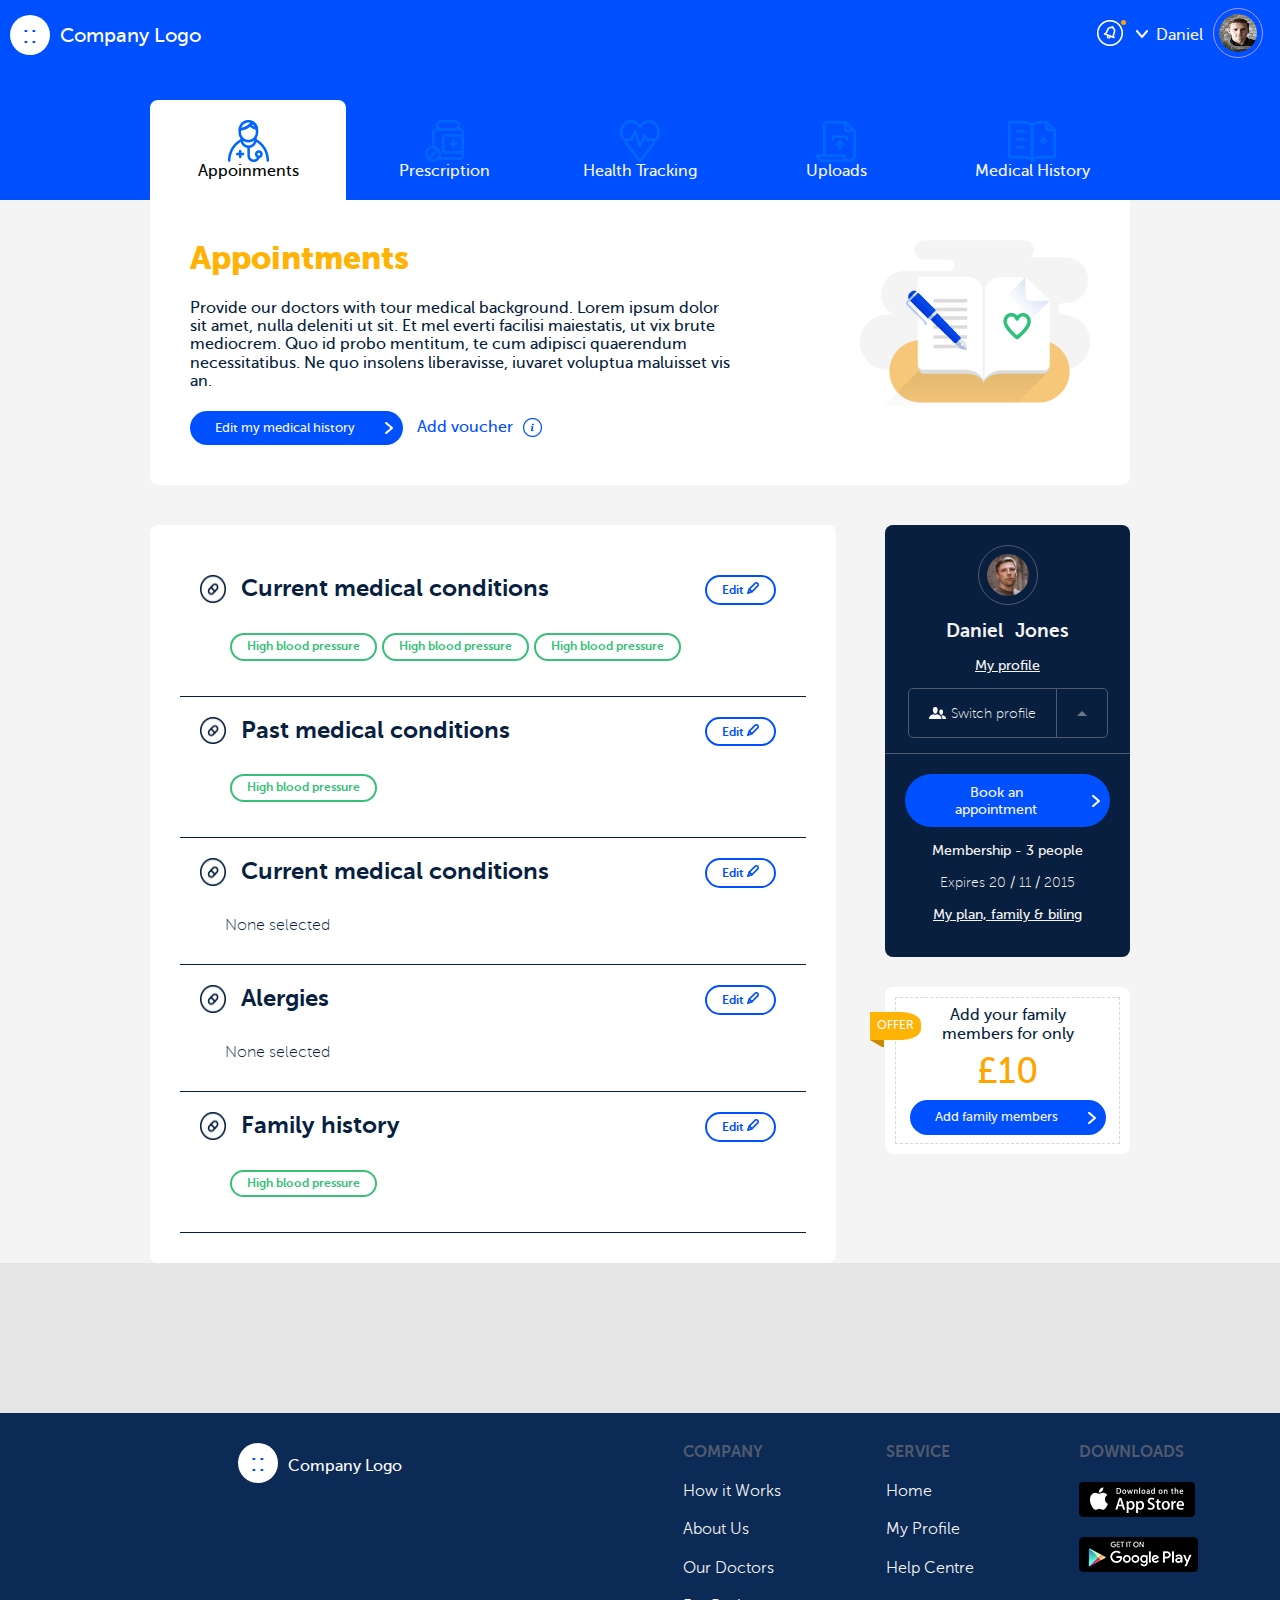
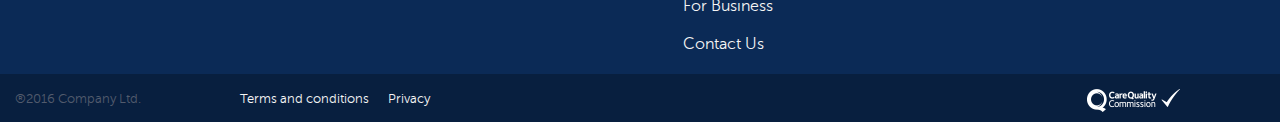
<file: index.html>
<!DOCTYPE html>
<html>

<head>
    <title>Marko Zelenbaba zadatak VegaIT</title>
    <meta charset="UTF-8">
    <meta name="viewport" content="width=device-width, initial-scale=1">
    <link rel="stylesheet" type="text/css" href="resourses/css/normalise.css">
    <link rel="stylesheet" type="text/css" href="resourses/css/main.css">
    <link rel="stylesheet" type="text/css" href="resourses/css/media%20queries.css">
    <script src="https://code.jquery.com/jquery-2.2.4.min.js" integrity="sha256-BbhdlvQf/xTY9gja0Dq3HiwQF8LaCRTXxZKRutelT44=" crossorigin="anonymous"></script>
    <script src="resourses/js/angular.min.js"></script>
    <script src="resourses/js/Angular-route.js"></script>
    <script src="resourses/js/scriptAngular.js"></script>
    <script src="resourses/js/script.js"></script>
</head>

<body data-ng-app="myApp">
    <div class="mainWraper">
        <header>
            <div class="headerContentLeft">
                <div class="logoContainer">
                    <p>::</p>
                </div>
                <p class="logoText">Company Logo</p>
            </div>
            <div class="headerContentRight">
                <a class="bell">
                    <div class="bellContainer"> <img class="bell" src="resourses/images/bell.png" alt="bell"> </div>
                </a>
                <div class="heroSelection">
                    <div class="arrowContainer">
                        <a class="userMenu" href="#"><img class="arrow" src="resourses/images/arrow.png" alt="arrow"></a>
                        <div class="arrowPopUp" tabindex="-1"> <a href="#">Home</a> <a href="#">My profile</a> <a href="#">Help centre</a> <a href="#">Take a tour</a> <a href="#">Invite a friend</a> <a href="#">Log out</a> </div>
                    </div>
                    <a class="userMenu" href="#">
                        <p>Daniel</p>
                    </a>
                    <a class="userMenu" href="#"><img class="user" src="resourses/images/user.png" alt="user"></a>
                </div>
                <div class="menuSmallIcon"> <span></span> <span></span> <span></span> </div>
            </div>
        </header>
        <div class="main_content">
            <nav class="row">
                <div class="showMenu">
                    <p class="showMenuText">Appointments</p> <img src="resourses/images/arrow-orange.png" alt="orange arrow"> </div>
                <div class="menuSelection">
                    <a href="#/" class="menu active appointment"> <img src="resourses/images/nav/appointments.png" alt="appointments">
                        <p>Appoinments</p> <img class="checked" src="resourses/images/checked.png" alt="checked"> </a>
                    <a href="#prescription" class="menu"> <img src="resourses/images/nav/prescription.png" alt="icon">
                        <p>Prescription</p> <img src="resourses/images/checked.png" alt="checked"> </a>
                    <a href="#healthtracking" class="menu"> <img src="resourses/images/nav/health%20tracking.png" alt="icon">
                        <p>Health Tracking</p> <img src="resourses/images/checked.png" alt="checked"> </a>
                    <a href="#uploads" class="menu"> <img src="resourses/images/nav/uploads.png" alt="icon">
                        <p>Uploads</p> <img src="resourses/images/checked.png" alt="checked"> </a>
                    <a href="#medicalhistory" class="menu"> <img src="resourses/images/nav/medical%20history.png" alt="icon">
                        <p>Medical History</p> <img src="resourses/images/checked.png" alt="checked"> </a>
                </div>
            </nav>
            <section>
                <div class="ngIf">
                    <div data-ng-view></div>
                </div>
            </section>
        </div>
        <footer>
            <div class="upper">
                <div class="left">
                    <div class="logoContainer">
                        <p>::</p>
                    </div>
                    <p class="logoText">Company Logo</p>
                </div>
                <div class="right">
                    <div class="one">
                        <h3>company</h3> <a>How it Works</a> <a>About Us</a> <a>Our Doctors</a> <a>For Business</a> <a>Contact Us</a> </div>
                    <div class="two">
                        <h3>service</h3> <a>Home</a> <a>My Profile</a> <a>Help Centre</a> </div>
                    <div class="three">
                        <h3>downloads</h3>
                        <a><img src="resourses/images/appstore.png" alt="appStore"></a>
                        <a><img src="resourses/images/google.png" alt="Google"></a>
                    </div>
                </div>
            </div>
            <div class="lower">
                <p> &#174;2016 Company Ltd.</p> <a>Terms and conditions</a> <a>Privacy</a> <img src="resourses/images/carequality.png" alt="logo"> </div>
        </footer>
    </div>
    <div class="smallMenuSidebar" tabindex="-1">
        <div class="smallMenuOne menuSidebar">
            <div class="profileInfo"> <img class="profilePic" src="resourses/images/profile.jpg" alt="profilePic">
                <h3 class="firstName">Daniel</h3> </div>
            <a class="profileSelector">
                <div class="swichProfileSelection">
                    <div class="left"> <img src="resourses/images/switchplp.png" alt="switch">
                        <p>Switch profile</p>
                    </div>
                    <div class="right"> <img class="arrowUser" src="resourses/images/arrowUp%20user.png" alt="arrow"> </div>
                </div>
            </a>
            <div class="profilesAvailable" tabindex="-1">
                <div class="user"> <img src="resourses/images/user%20selection.png" alt="user">
                    <p>Daniel Jones</p>
                </div>
                <div class="user"> <img src="resourses/images/user%20selection.png" alt="user">
                    <p>Sarah Jones</p>
                </div>
                <div class="user"> <img src="resourses/images/user%20selection.png" alt="user">
                    <p>Alice Jones</p>
                </div>
            </div>
            <a class="buttonBlue">
                <p>Book an appointment</p> <img src="resourses/images/arrow.png" alt="arrow"> </a>
        </div>
        <div class="smallMenuTwo menuSidebar">
            <div class="arrowPopUp" tabindex="-1"> <a href="#">Home</a> <a href="#">My profile</a> <a href="#">Help centre</a> <a href="#">Take a tour</a> <a href="#">Invite a friend</a> <a href="#">Log out</a> </div>
        </div>
        <div class="smallMenuThree menuSidebar">
            <div class="one">
                <h3>company</h3> <a>How it Works</a> <a>About Us</a> <a>Our Doctors</a> <a>For Business</a> <a>Contact Us</a> <a>Legal</a> </div>
        </div>
        <div class="smallMenuFour menuSidebar">
            <div class="upperFour">
                <a><img src="resourses/images/appstore.png" alt="appStore"></a>
                <a><img src="resourses/images/google.png" alt="Google"></a>
            </div>
            <div class="lowerFour">
                <p> &#174;2016 Company Ltd.</p> <img src="resourses/images/carequality.png" alt="logo"> </div>
        </div>
    </div>
    <div class="boxVoucher">
        <div class="addVoucherContent">
            <div class="upper">
                <h2>Add voucher</h2>
                <a><img id="closeVoucher" src="resourses/images/x.png" alt="close voucher"></a>
            </div>
            <div class="lower">
                <p>An eram tamen multos laborum, do cernantur despicationes. Ne an praesentibus, dolor iis fabulas e tamen aut labore o expetendis, veniam tempor transferrem, singulis magna o mentitum relinqueret, ipsum cohaerescant excepteur varias laborum ab fore ad doctrina an lorem te malis ea a elit officia. Malis consectetur commodo eram doctrina ita cernantur labore offendit. </p>
                <form> Voucher code
                    <input type="text" name="FirstName" value="Enter voucher code...">
                    <br> </form>
            </div> <a class="buttonBlue">Submit voucher code</a> </div>
    </div>
</body>

</html>
</file>
<file: resourses/css/main.css>
@font-face {
  font-family: "museosans";
  src: url("../fonts/museosans_100-webfont.ttf") format("truetype");
  font-weight: 100; }
@font-face {
  font-family: "museosans";
  src: url("../fonts/museosans_300-webfont.ttf" format("truetype"));
  font-weight: 300; }
@font-face {
  font-family: "museosans";
  src: url("../fonts/museosans_500-webfont.ttf") format("truetype");
  font-weight: 500; }
@font-face {
  font-family: "museosans";
  src: url("../fonts/museosans_700-webfont.ttf") format("truetype");
  font-weight: 700; }
@font-face {
  font-family: "museosans";
  src: url("../fonts/museosans_900-webfont.ttf") format("truetype");
  font-weight: 900; }
@font-face {
  font-family: museosans;
  src: url(../fonts/museosans_100-webfont.ttf);
  font-weight: 100; }
@font-face {
  font-family: museosans;
  src: url(../fonts/museosans_300-webfont.ttf);
  font-weight: 300; }
@font-face {
  font-family: museosans;
  src: url(../fonts/museosans_500-webfont.ttf);
  font-weight: 500; }
@font-face {
  font-family: museosans;
  src: url(../fonts/museosans_700-webfont.ttf);
  font-weight: 700; }
@font-face {
  font-family: museosans;
  src: url(../fonts/museosans_900-webfont.ttf);
  font-weight: 900; }
/* ----------------------------------------------- */
/* MAIN STYLE / RUSABLE COMPONENT */
/* ----------------------------------------------- */
/* MIXIN */
* {
  margin: 0;
  padding: 0;
  box-sizing: border-box; }

html,
body {
  background-color: #E6E6E6;
  width: 100%;
  margin: 0;
  padding: 0;
  box-sizing: border-box;
  color: #081F3F; }

body {
  font-family: museosans, serif;
  display: -webkit-box;
  display: -ms-flexbox;
  display: flex;
  -webkit-box-align: stretch;
  -ms-flex-align: stretch;
  align-items: stretch; }

.mainWraper {
  margin: 0 auto;
  overflow-x: hidden;
  width: 1440px; }

.main_content {
  position: relative;
  bottom: 150px;
  margin: 0 auto; }

.row {
  max-width: 980px;
  margin: 0 auto; }

h1 {
  color: #FFB305;
  margin-top: 0;
  font-family: "museosans";
  font-weight: 900; }

.ngIf {
  background-color: #F4F4F4; }

a {
  text-decoration: none;
  color: #f5f5f5;
  text-align: center; }

.buttonBlue {
  display: -webkit-inline-box;
  display: -ms-inline-flexbox;
  display: inline-flex;
  -webkit-box-pack: center;
  -ms-flex-pack: center;
  justify-content: center;
  -webkit-box-align: center;
  -ms-flex-align: center;
  align-items: center;
  background-color: #0050FF;
  border-radius: 50px;
  padding: 10px 10px 10px 25px; }
  .buttonBlue img {
    margin-left: 30px; }
  .buttonBlue p {
    display: inline-block;
    font-size: .8em; }

.logoContainer {
  height: 40px;
  width: 40px;
  background-color: white;
  display: -webkit-inline-box;
  display: -ms-inline-flexbox;
  display: inline-flex;
  padding: 10px;
  border-radius: 50%;
  display: inline-flex;
  -webkit-box-pack: center;
  -ms-flex-pack: center;
  justify-content: center;
  -webkit-box-align: center;
  -ms-flex-align: center;
  align-items: center; }
  .logoContainer p {
    font-size: 26px;
    margin: 0;
    line-height: 26px;
    color: #0050FF; }

a {
  cursor: pointer; }

/* ----------------------------------------------- */
/* HEADER STYLE */
/* ----------------------------------------------- */
header {
  background-color: #0050FF;
  height: 250px;
  display: -webkit-box;
  display: -ms-flexbox;
  display: flex;
  -webkit-box-pack: justify;
  -ms-flex-pack: justify;
  justify-content: space-between;
  /* HEADER RIGHT */ }
  header .headerContentLeft {
    display: -webkit-inline-box;
    display: -ms-inline-flexbox;
    display: inline-flex;
    -webkit-box-align: center;
    -ms-flex-align: center;
    align-items: center;
    overflow-x: hidden;
    padding: 10px;
    height: 70px; }
    header .headerContentLeft .logoText {
      margin-left: 10px;
      color: white;
      display: inline-block;
      font-size: 20px; }
  header .headerContentRight {
    color: white;
    display: -webkit-inline-box;
    display: -ms-inline-flexbox;
    display: inline-flex;
    padding: 17px;
    -ms-flex-pack: distribute;
    justify-content: space-around;
    -webkit-box-align: center;
    -ms-flex-align: center;
    align-items: center;
    height: 70px; }
    header .headerContentRight .bellContainer {
      margin-right: 15px;
      position: relative; }
      header .headerContentRight .bellContainer::after {
        display: block;
        content: " ";
        position: absolute;
        height: 5px;
        width: 5px;
        top: 0px;
        right: -3px;
        border-radius: 50%;
        background-color: orange; }
    header .headerContentRight .heroSelection {
      display: -webkit-inline-box;
      display: -ms-inline-flexbox;
      display: inline-flex;
      -webkit-box-align: center;
      -ms-flex-align: center;
      align-items: center; }
      header .headerContentRight .heroSelection .arrowContainer {
        position: relative; }
        header .headerContentRight .heroSelection .arrowContainer .arrow {
          -webkit-transform: rotate(90deg);
          transform: rotate(90deg); }
        header .headerContentRight .heroSelection .arrowContainer .arrowPopUp {
          border-radius: 8px;
          background-color: #081F3F;
          z-index: 100;
          padding: 15px;
          display: -webkit-box;
          display: -ms-flexbox;
          display: flex;
          -webkit-box-orient: vertical;
          -webkit-box-direction: normal;
          -ms-flex-direction: column;
          flex-direction: column;
          position: absolute;
          right: -80px;
          top: 30px;
          display: none;
          width: 170px; }
          header .headerContentRight .heroSelection .arrowContainer .arrowPopUp a {
            margin: 10px 0;
            font-size: 14px; }
          header .headerContentRight .heroSelection .arrowContainer .arrowPopUp::after {
            bottom: 100%;
            left: 50%;
            border: solid transparent;
            content: " ";
            height: 0;
            width: 0;
            position: absolute;
            pointer-events: none;
            border-color: rgba(136, 183, 213, 0);
            border-bottom-color: #081F3F;
            border-width: 10px;
            margin-left: -10px; }
          header .headerContentRight .heroSelection .arrowContainer .arrowPopUp::before {
            border-color: rgba(194, 225, 245, 0);
            border-bottom-color: #c2e1f5;
            border-width: 26px;
            margin-left: -26px; }
      header .headerContentRight .heroSelection p {
        margin: 0 10px; }
      header .headerContentRight .heroSelection .user {
        border: 1px solid #a99aff;
        border-radius: 50%;
        height: 50px;
        width: 50px;
        padding: 5px; }
    header .headerContentRight .menuSmallIcon {
      cursor: pointer;
      height: 40px;
      width: 40px;
      margin-right: 10px;
      display: none;
      -webkit-box-orient: vertical;
      -webkit-box-direction: normal;
      -ms-flex-direction: column;
      flex-direction: column;
      -ms-flex-pack: distribute;
      justify-content: space-around; }
      header .headerContentRight .menuSmallIcon span {
        background-color: aliceblue;
        height: 4px;
        display: block; }
        header .headerContentRight .menuSmallIcon span:nth-child(2) {
          width: 33px; }

/* ----------------------------------------------- */
/* NAVIGATION STYLE */
/* ----------------------------------------------- */
nav {
  background-color: #0050FF !important;
  display: -webkit-box;
  display: -ms-flexbox;
  display: flex;
  -webkit-box-orient: vertical;
  -webkit-box-direction: normal;
  -ms-flex-direction: column;
  flex-direction: column;
  -webkit-box-pack: justify;
  -ms-flex-pack: justify;
  justify-content: space-between; }
  nav a p {
    text-align: center; }
  nav .appointment p {
    color: black; }
  nav .showMenu {
    height: 45px;
    min-width: 200px;
    display: none;
    color: #FFB305;
    font-size: 1.5em;
    font-weight: 700;
    background-color: aliceblue;
    box-shadow: 0px 5px 32px -4px rgba(0, 0, 0, 0.75);
    z-index: 999; }
    nav .showMenu p {
      display: inline-block; }
    nav .showMenu img {
      height: 15px;
      margin-left: 15px; }
  nav .menuSelection {
    display: -webkit-box;
    display: -ms-flexbox;
    display: flex; }
    nav .menuSelection .menu {
      position: relative;
      border-top-left-radius: 8px;
      border-top-right-radius: 8px;
      padding: 20px;
      display: -webkit-box;
      display: -ms-flexbox;
      display: flex;
      -webkit-box-orient: vertical;
      -webkit-box-direction: normal;
      -ms-flex-direction: column;
      flex-direction: column;
      -webkit-box-pack: center;
      -ms-flex-pack: center;
      justify-content: center;
      -webkit-box-align: center;
      -ms-flex-align: center;
      align-items: center;
      min-width: 20%; }
      nav .menuSelection .menu img:last-child {
        width: 20px;
        display: none; }

/* for selected element in navigation */
.active {
  background-color: white; }

/* ----------------------------------------------- */
/* APPOINTMENT STYLE */
/* ----------------------------------------------- */
/* APPOINTMENT MAIN */
/*Buttons*/
.btnGreen {
  color: #38BF79;
  border: 2px solid #38BF79;
  padding: 5px 15px;
  border-radius: 20px;
  font-size: 12px;
  font-weight: 700; }

.btnBlueGhost {
  color: #0050FF;
  border: 2px solid #0050FF;
  padding: 5px 15px;
  border-radius: 20px;
  font-size: 12px;
  font-weight: 700; }

section {
  min-width: 250px;
  min-height: 1000px;
  /* appointment left */
  /* appointment right/sidebar */
  /* offer sidebar */ }
  section .appointmetMenu {
    border-bottom-left-radius: 8px;
    border-bottom-right-radius: 8px;
    background-color: white;
    margin-bottom: 200px;
    padding: 40px;
    position: relative; }
    section .appointmetMenu .picNavMenu {
      position: absolute;
      top: 40px;
      right: 40px; }
    section .appointmetMenu p {
      margin: 20px 0; }
    section .appointmetMenu .buttonBlue p {
      margin: 0; }
    section .appointmetMenu .textNav {
      width: 60%; }
    section .appointmetMenu .linkVoucher {
      display: -webkit-inline-box;
      display: -ms-inline-flexbox;
      display: inline-flex;
      color: #0050FF;
      margin-left: 10px; }
      section .appointmetMenu .linkVoucher img {
        margin-left: 10px; }
  section .appointmentWrapInner {
    display: -webkit-box;
    display: -ms-flexbox;
    display: flex;
    -webkit-box-align: start;
    -ms-flex-align: start;
    align-items: flex-start;
    margin-top: -160px; }
  section .appointmentLeft {
    border-radius: 8px;
    color: #081F3F;
    background-color: white;
    width: 70%;
    padding: 30px; }
    section .appointmentLeft .appointmentLeftContent {
      display: -webkit-box;
      display: -ms-flexbox;
      display: flex;
      -webkit-box-orient: vertical;
      -webkit-box-direction: normal;
      -ms-flex-direction: column;
      flex-direction: column;
      border-bottom: 1px solid #081F3F; }
    section .appointmentLeft .appUp {
      position: relative;
      display: -webkit-box;
      display: -ms-flexbox;
      display: flex;
      -ms-flex-wrap: wrap;
      flex-wrap: wrap;
      margin: 20px; }
      section .appointmentLeft .appUp .btnBlueGhost {
        position: absolute;
        right: 10px; }
      section .appointmentLeft .appUp .upper {
        display: -webkit-box;
        display: -ms-flexbox;
        display: flex; }
        section .appointmentLeft .appUp .upper h2 {
          margin-left: 15px; }
    section .appointmentLeft .appDown {
      display: -webkit-box;
      display: -ms-flexbox;
      display: flex;
      -ms-flex-wrap: wrap;
      flex-wrap: wrap;
      margin: 10px 0px 30px 45px; }
      section .appointmentLeft .appDown p {
        font-weight: 100; }
      section .appointmentLeft .appDown a {
        margin-left: 5px;
        margin-bottom: 5px; }
  section .appointmentRightContainer {
    width: 25%;
    margin-left: 5%; }
  section .appointmentRight {
    border-radius: 8px;
    background-color: #081F3F;
    color: #f5f5f5;
    width: 100%; }
    section .appointmentRight .upperSidedar {
      display: -webkit-box;
      display: -ms-flexbox;
      display: flex;
      -webkit-box-orient: vertical;
      -webkit-box-direction: normal;
      -ms-flex-direction: column;
      flex-direction: column;
      -webkit-box-align: center;
      -ms-flex-align: center;
      align-items: center;
      border-bottom: 1px solid #525B6D;
      /* Switch profile */ }
      section .appointmentRight .upperSidedar .clientName {
        display: -webkit-box;
        display: -ms-flexbox;
        display: flex;
        -webkit-box-pack: center;
        -ms-flex-pack: center;
        justify-content: center; }
        section .appointmentRight .upperSidedar .clientName h3 {
          margin: 15px 6px;
          display: inline-block; }
      section .appointmentRight .upperSidedar p {
        font-size: .9em;
        text-decoration: underline; }
      section .appointmentRight .upperSidedar .profilePic {
        display: block;
        border: 1px solid #525B6D;
        border-radius: 50%;
        padding: 8px;
        margin: 0 auto;
        height: 60px;
        width: 60px;
        margin-top: 20px; }
      section .appointmentRight .upperSidedar .swichProfileSelection {
        width: 200px;
        height: 50px;
        font-weight: 100;
        display: -webkit-box;
        display: -ms-flexbox;
        display: flex;
        -webkit-box-align: center;
        -ms-flex-align: center;
        align-items: center;
        border: 1px solid #525B6D;
        border-radius: 5px;
        margin: 15px 0; }
        section .appointmentRight .upperSidedar .swichProfileSelection .left {
          display: -webkit-inline-box;
          display: -ms-inline-flexbox;
          display: inline-flex;
          -webkit-box-pack: center;
          -ms-flex-pack: center;
          justify-content: center;
          -webkit-box-align: center;
          -ms-flex-align: center;
          align-items: center;
          width: 75%;
          height: 100%;
          border-right: 1px solid #525B6D; }
          section .appointmentRight .upperSidedar .swichProfileSelection .left img {
            margin-right: 5px; }
        section .appointmentRight .upperSidedar .swichProfileSelection .right {
          display: -webkit-inline-box;
          display: -ms-inline-flexbox;
          display: inline-flex;
          -webkit-box-pack: center;
          -ms-flex-pack: center;
          justify-content: center;
          width: 25%; }
        section .appointmentRight .upperSidedar .swichProfileSelection p {
          text-decoration: none; }
      section .appointmentRight .upperSidedar .profilesAvailable {
        display: none;
        width: 200px;
        margin-top: -15px; }
        section .appointmentRight .upperSidedar .profilesAvailable .user {
          display: -webkit-box;
          display: -ms-flexbox;
          display: flex;
          -webkit-box-align: center;
          -ms-flex-align: center;
          align-items: center;
          background-color: aliceblue;
          border-bottom: 1px solid black; }
          section .appointmentRight .upperSidedar .profilesAvailable .user img {
            border-radius: 50%;
            margin: 10px; }
          section .appointmentRight .upperSidedar .profilesAvailable .user p {
            color: black; }
    section .appointmentRight .lowerSidebar {
      padding: 20px; }
      section .appointmentRight .lowerSidebar p {
        font-size: .9em;
        margin: 15px 0;
        text-align: center; }
        section .appointmentRight .lowerSidebar p:nth-child(3) {
          font-weight: 100; }
        section .appointmentRight .lowerSidebar p:nth-child(4) {
          text-decoration: underline; }
      section .appointmentRight .lowerSidebar .buttonBlue p {
        margin: 0; }
  section .offerContainer {
    border-radius: 8px;
    position: relative;
    z-index: 150;
    padding: 10px;
    background-color: white;
    margin-top: 30px; }
    section .offerContainer::before {
      position: absolute;
      top: 25px;
      left: -15px;
      content: "OFFER";
      background-image: url(../images/offer1.png);
      background-size: cover;
      padding: 7px;
      font-size: 12px;
      color: white;
      border-top-right-radius: 40%;
      border-bottom-right-radius: 40%; }
    section .offerContainer::after {
      content: url(../images/offer2.png);
      position: absolute;
      top: 46px;
      left: -15px;
      z-index: -888;
      height: 10px;
      width: 10px; }
    section .offerContainer .offer {
      z-index: 150;
      padding: 8px;
      display: -webkit-box;
      display: -ms-flexbox;
      display: flex;
      -webkit-box-orient: vertical;
      -webkit-box-direction: normal;
      -ms-flex-direction: column;
      flex-direction: column;
      -webkit-box-align: center;
      -ms-flex-align: center;
      align-items: center;
      border: 1px dashed #d8d7d7; }
      section .offerContainer .offer p {
        display: inline; }
      section .offerContainer .offer #price {
        font-size: 36px;
        margin: 8px 0;
        color: orange; }

/* ----------------------------------------------- */
/* FOOTER */
/* ----------------------------------------------- */
footer {
  padding-top: 30px;
  background-color: #0b2a56; }
  footer .upper {
    display: -webkit-box;
    display: -ms-flexbox;
    display: flex;
    color: white; }
    footer .upper .right {
      width: 50%;
      display: -webkit-box;
      display: -ms-flexbox;
      display: flex;
      -ms-flex-pack: distribute;
      justify-content: space-around; }
      footer .upper .right h3 {
        color: #525B6D;
        font-size: 1em;
        text-transform: uppercase; }
      footer .upper .right a,
      footer .upper .right img {
        margin: 20px 20px 20px 0px;
        display: block; }
      footer .upper .right a {
        font-weight: 300;
        text-align: left; }
    footer .upper .left {
      width: 50%;
      display: -webkit-box;
      display: -ms-flexbox;
      display: flex;
      -webkit-box-pack: center;
      -ms-flex-pack: center;
      justify-content: center;
      -webkit-box-align: baseline;
      -ms-flex-align: baseline;
      align-items: baseline; }
      footer .upper .left p:nth-child(2) {
        margin-left: 10px; }
  footer .lower {
    position: relative;
    background-color: #081F3F;
    padding: 15px; }
    footer .lower p {
      font-weight: 300;
      font-size: .8em;
      display: inline;
      color: #525B6D;
      margin-right: 80px; }
    footer .lower a {
      font-weight: 300;
      font-size: .8em;
      margin-left: 15px; }
    footer .lower img {
      position: absolute;
      right: 100px; }

/*     Add voucher     */
.boxVoucher {
  background-color: rgba(221, 221, 221, 0.7);
  height: 100vh;
  width: 100vw;
  position: fixed;
  top: 0;
  z-index: 1000000;
  display: none;
  -webkit-box-pack: center;
  -ms-flex-pack: center;
  justify-content: center;
  -webkit-box-align: center;
  -ms-flex-align: center;
  -ms-grid-row-align: center;
  align-items: center; }
  .boxVoucher .addVoucherContent {
    margin: 5%;
    padding: 25px;
    position: relative;
    background-color: white;
    z-index: 100000000;
    max-width: 660px;
    text-align: center; }
    .boxVoucher .addVoucherContent .buttonBlue {
      padding: 10px 20px; }
    .boxVoucher .addVoucherContent input {
      margin-left: 20px;
      height: 40px;
      max-width: 300px; }
    .boxVoucher .addVoucherContent .upper {
      padding: 30px;
      border-bottom: 1px solid gray;
      position: relative;
      display: -webkit-box;
      display: -ms-flexbox;
      display: flex;
      -webkit-box-align: center;
      -ms-flex-align: center;
      align-items: center;
      -webkit-box-pack: center;
      -ms-flex-pack: center;
      justify-content: center; }
      .boxVoucher .addVoucherContent .upper img {
        position: absolute;
        right: 0; }
    .boxVoucher .addVoucherContent .lower {
      margin-bottom: 25px;
      padding-bottom: 25px;
      border-bottom: 1px solid gray; }
      .boxVoucher .addVoucherContent .lower p {
        margin: 25px 0; }

/* SMALL MENU SIDEBAR */
.smallMenuSidebar {
  z-index: 999;
  top: 0;
  right: 0;
  min-width: 250px !important;
  color: white;
  background-color: #081F3F;
  display: none; }
  .smallMenuSidebar .menuSidebar {
    padding: 20px;
    display: -webkit-box;
    display: -ms-flexbox;
    display: flex;
    -webkit-box-orient: vertical;
    -webkit-box-direction: normal;
    -ms-flex-direction: column;
    flex-direction: column; }
  .smallMenuSidebar .smallMenuOne .profileInfo {
    display: -webkit-box;
    display: -ms-flexbox;
    display: flex;
    -webkit-box-pack: start;
    -ms-flex-pack: start;
    justify-content: flex-start;
    -webkit-box-align: center;
    -ms-flex-align: center;
    align-items: center; }
    .smallMenuSidebar .smallMenuOne .profileInfo img {
      display: block;
      border: 1px solid #525B6D;
      border-radius: 50%;
      padding: 8px;
      margin: 0 auto;
      height: 60px;
      width: 60px;
      margin-top: 20px;
      margin: 0; }
    .smallMenuSidebar .smallMenuOne .profileInfo h3 {
      margin-left: 10px; }
  .smallMenuSidebar .smallMenuOne .swichProfileSelection {
    width: 200px;
    height: 50px;
    font-weight: 100;
    display: -webkit-box;
    display: -ms-flexbox;
    display: flex;
    -webkit-box-align: center;
    -ms-flex-align: center;
    align-items: center;
    border: 1px solid #525B6D;
    border-radius: 5px;
    margin: 15px 0; }
    .smallMenuSidebar .smallMenuOne .swichProfileSelection .left {
      display: -webkit-inline-box;
      display: -ms-inline-flexbox;
      display: inline-flex;
      -webkit-box-pack: center;
      -ms-flex-pack: center;
      justify-content: center;
      -webkit-box-align: center;
      -ms-flex-align: center;
      align-items: center;
      width: 75%;
      height: 100%;
      border-right: 1px solid #525B6D; }
      .smallMenuSidebar .smallMenuOne .swichProfileSelection .left img {
        margin-right: 5px; }
    .smallMenuSidebar .smallMenuOne .swichProfileSelection .right {
      display: -webkit-inline-box;
      display: -ms-inline-flexbox;
      display: inline-flex;
      -webkit-box-pack: center;
      -ms-flex-pack: center;
      justify-content: center;
      width: 25%; }
    .smallMenuSidebar .smallMenuOne .swichProfileSelection p {
      text-decoration: none; }
  .smallMenuSidebar .smallMenuOne .profilesAvailable {
    display: none;
    width: 200px;
    margin-top: -15px; }
    .smallMenuSidebar .smallMenuOne .profilesAvailable .user {
      display: -webkit-box;
      display: -ms-flexbox;
      display: flex;
      -webkit-box-align: center;
      -ms-flex-align: center;
      align-items: center;
      background-color: aliceblue;
      border-bottom: 1px solid black; }
      .smallMenuSidebar .smallMenuOne .profilesAvailable .user img {
        border-radius: 50%;
        margin: 10px; }
      .smallMenuSidebar .smallMenuOne .profilesAvailable .user p {
        color: black; }
  .smallMenuSidebar .smallMenuTwo {
    background-color: #0b2a56; }
    .smallMenuSidebar .smallMenuTwo .arrowPopUp {
      border-radius: 8px;
      background-color: #081F3F;
      z-index: 100;
      padding: 15px;
      display: -webkit-box;
      display: -ms-flexbox;
      display: flex;
      -webkit-box-orient: vertical;
      -webkit-box-direction: normal;
      -ms-flex-direction: column;
      flex-direction: column;
      background-color: #0b2a56;
      padding: 0; }
      .smallMenuSidebar .smallMenuTwo .arrowPopUp a {
        margin: 10px 0;
        font-size: 14px; }
      .smallMenuSidebar .smallMenuTwo .arrowPopUp a {
        text-align: left;
        font-weight: 700;
        font-size: 1.2em; }
      .smallMenuSidebar .smallMenuTwo .arrowPopUp h3 {
        display: none; }
  .smallMenuSidebar .smallMenuThree {
    background-color: #0e356c; }
    .smallMenuSidebar .smallMenuThree a {
      text-align: left;
      display: block;
      margin-bottom: 15px;
      text-transform: uppercase;
      font-size: .8em; }
      .smallMenuSidebar .smallMenuThree a:last-child {
        margin-bottom: 0; }
    .smallMenuSidebar .smallMenuThree h3 {
      display: none; }
  .smallMenuSidebar .smallMenuFour {
    background-color: #0b2a56; }
    .smallMenuSidebar .smallMenuFour .upperFour {
      display: -webkit-box;
      display: -ms-flexbox;
      display: flex;
      -webkit-box-pack: justify;
      -ms-flex-pack: justify;
      justify-content: space-between; }
      .smallMenuSidebar .smallMenuFour .upperFour img {
        width: 90%; }
    .smallMenuSidebar .smallMenuFour .lowerFour {
      margin-top: 15px;
      display: -webkit-box;
      display: -ms-flexbox;
      display: flex;
      -webkit-box-align: center;
      -ms-flex-align: center;
      align-items: center; }
      .smallMenuSidebar .smallMenuFour .lowerFour p {
        font-size: .7em; }
      .smallMenuSidebar .smallMenuFour .lowerFour img {
        margin-left: 5px; }

/*# sourceMappingURL=main.css.map */
</file>
<file: resourses/css/normalise.css>
/*! normalize.css v5.0.0 | MIT License | github.com/necolas/normalize.css */

/**
 * 1. Change the default font family in all browsers (opinionated).
 * 2. Correct the line height in all browsers.
 * 3. Prevent adjustments of font size after orientation changes in
 *    IE on Windows Phone and in iOS.
 */

/* Document
   ========================================================================== */

html {
  font-family: sans-serif; /* 1 */
  line-height: 1.15; /* 2 */
  -ms-text-size-adjust: 100%; /* 3 */
  -webkit-text-size-adjust: 100%; /* 3 */
}

/* Sections
   ========================================================================== */

/**
 * Remove the margin in all browsers (opinionated).
 */

body {
  margin: 0;
}

/**
 * Add the correct display in IE 9-.
 */

article,
aside,
footer,
header,
nav,
section {
  display: block;
}

/**
 * Correct the font size and margin on `h1` elements within `section` and
 * `article` contexts in Chrome, Firefox, and Safari.
 */

h1 {
  font-size: 2em;
  margin: 0.67em 0;
}

/* Grouping content
   ========================================================================== */

/**
 * Add the correct display in IE 9-.
 * 1. Add the correct display in IE.
 */

figcaption,
figure,
main { /* 1 */
  display: block;
}

/**
 * Add the correct margin in IE 8.
 */

figure {
  margin: 1em 40px;
}

/**
 * 1. Add the correct box sizing in Firefox.
 * 2. Show the overflow in Edge and IE.
 */

hr {
  box-sizing: content-box; /* 1 */
  height: 0; /* 1 */
  overflow: visible; /* 2 */
}

/**
 * 1. Correct the inheritance and scaling of font size in all browsers.
 * 2. Correct the odd `em` font sizing in all browsers.
 */

pre {
  font-family: monospace, monospace; /* 1 */
  font-size: 1em; /* 2 */
}

/* Text-level semantics
   ========================================================================== */

/**
 * 1. Remove the gray background on active links in IE 10.
 * 2. Remove gaps in links underline in iOS 8+ and Safari 8+.
 */

a {
  background-color: transparent; /* 1 */
  -webkit-text-decoration-skip: objects; /* 2 */
}

/**
 * Remove the outline on focused links when they are also active or hovered
 * in all browsers (opinionated).
 */

a:active,
a:hover {
  outline-width: 0;
}

/**
 * 1. Remove the bottom border in Firefox 39-.
 * 2. Add the correct text decoration in Chrome, Edge, IE, Opera, and Safari.
 */

abbr[title] {
  border-bottom: none; /* 1 */
  text-decoration: underline; /* 2 */
  text-decoration: underline dotted; /* 2 */
}

/**
 * Prevent the duplicate application of `bolder` by the next rule in Safari 6.
 */

b,
strong {
  font-weight: inherit;
}

/**
 * Add the correct font weight in Chrome, Edge, and Safari.
 */

b,
strong {
  font-weight: bolder;
}

/**
 * 1. Correct the inheritance and scaling of font size in all browsers.
 * 2. Correct the odd `em` font sizing in all browsers.
 */

code,
kbd,
samp {
  font-family: monospace, monospace; /* 1 */
  font-size: 1em; /* 2 */
}

/**
 * Add the correct font style in Android 4.3-.
 */

dfn {
  font-style: italic;
}

/**
 * Add the correct background and color in IE 9-.
 */

mark {
  background-color: #ff0;
  color: #000;
}

/**
 * Add the correct font size in all browsers.
 */

small {
  font-size: 80%;
}

/**
 * Prevent `sub` and `sup` elements from affecting the line height in
 * all browsers.
 */

sub,
sup {
  font-size: 75%;
  line-height: 0;
  position: relative;
  vertical-align: baseline;
}

sub {
  bottom: -0.25em;
}

sup {
  top: -0.5em;
}

/* Embedded content
   ========================================================================== */

/**
 * Add the correct display in IE 9-.
 */

audio,
video {
  display: inline-block;
}

/**
 * Add the correct display in iOS 4-7.
 */

audio:not([controls]) {
  display: none;
  height: 0;
}

/**
 * Remove the border on images inside links in IE 10-.
 */

img {
  border-style: none;
}

/**
 * Hide the overflow in IE.
 */

svg:not(:root) {
  overflow: hidden;
}

/* Forms
   ========================================================================== */

/**
 * 1. Change the font styles in all browsers (opinionated).
 * 2. Remove the margin in Firefox and Safari.
 */

button,
input,
optgroup,
select,
textarea {
  font-family: sans-serif; /* 1 */
  font-size: 100%; /* 1 */
  line-height: 1.15; /* 1 */
  margin: 0; /* 2 */
}

/**
 * Show the overflow in IE.
 * 1. Show the overflow in Edge.
 */

button,
input { /* 1 */
  overflow: visible;
}

/**
 * Remove the inheritance of text transform in Edge, Firefox, and IE.
 * 1. Remove the inheritance of text transform in Firefox.
 */

button,
select { /* 1 */
  text-transform: none;
}

/**
 * 1. Prevent a WebKit bug where (2) destroys native `audio` and `video`
 *    controls in Android 4.
 * 2. Correct the inability to style clickable types in iOS and Safari.
 */

button,
html [type="button"], /* 1 */
[type="reset"],
[type="submit"] {
  -webkit-appearance: button; /* 2 */
}

/**
 * Remove the inner border and padding in Firefox.
 */

button::-moz-focus-inner,
[type="button"]::-moz-focus-inner,
[type="reset"]::-moz-focus-inner,
[type="submit"]::-moz-focus-inner {
  border-style: none;
  padding: 0;
}

/**
 * Restore the focus styles unset by the previous rule.
 */

button:-moz-focusring,
[type="button"]:-moz-focusring,
[type="reset"]:-moz-focusring,
[type="submit"]:-moz-focusring {
  outline: 1px dotted ButtonText;
}

/**
 * Change the border, margin, and padding in all browsers (opinionated).
 */

fieldset {
  border: 1px solid #c0c0c0;
  margin: 0 2px;
  padding: 0.35em 0.625em 0.75em;
}

/**
 * 1. Correct the text wrapping in Edge and IE.
 * 2. Correct the color inheritance from `fieldset` elements in IE.
 * 3. Remove the padding so developers are not caught out when they zero out
 *    `fieldset` elements in all browsers.
 */

legend {
  box-sizing: border-box; /* 1 */
  color: inherit; /* 2 */
  display: table; /* 1 */
  max-width: 100%; /* 1 */
  padding: 0; /* 3 */
  white-space: normal; /* 1 */
}

/**
 * 1. Add the correct display in IE 9-.
 * 2. Add the correct vertical alignment in Chrome, Firefox, and Opera.
 */

progress {
  display: inline-block; /* 1 */
  vertical-align: baseline; /* 2 */
}

/**
 * Remove the default vertical scrollbar in IE.
 */

textarea {
  overflow: auto;
}

/**
 * 1. Add the correct box sizing in IE 10-.
 * 2. Remove the padding in IE 10-.
 */

[type="checkbox"],
[type="radio"] {
  box-sizing: border-box; /* 1 */
  padding: 0; /* 2 */
}

/**
 * Correct the cursor style of increment and decrement buttons in Chrome.
 */

[type="number"]::-webkit-inner-spin-button,
[type="number"]::-webkit-outer-spin-button {
  height: auto;
}

/**
 * 1. Correct the odd appearance in Chrome and Safari.
 * 2. Correct the outline style in Safari.
 */

[type="search"] {
  -webkit-appearance: textfield; /* 1 */
  outline-offset: -2px; /* 2 */
}

/**
 * Remove the inner padding and cancel buttons in Chrome and Safari on macOS.
 */

[type="search"]::-webkit-search-cancel-button,
[type="search"]::-webkit-search-decoration {
  -webkit-appearance: none;
}

/**
 * 1. Correct the inability to style clickable types in iOS and Safari.
 * 2. Change font properties to `inherit` in Safari.
 */

::-webkit-file-upload-button {
  -webkit-appearance: button; /* 1 */
  font: inherit; /* 2 */
}

/* Interactive
   ========================================================================== */

/*
 * Add the correct display in IE 9-.
 * 1. Add the correct display in Edge, IE, and Firefox.
 */

details, /* 1 */
menu {
  display: block;
}

/*
 * Add the correct display in all browsers.
 */

summary {
  display: list-item;
}

/* Scripting
   ========================================================================== */

/**
 * Add the correct display in IE 9-.
 */

canvas {
  display: inline-block;
}

/**
 * Add the correct display in IE.
 */

template {
  display: none;
}

/* Hidden
   ========================================================================== */

/**
 * Add the correct display in IE 10-.
 */

[hidden] {
  display: none;
}
</file>
